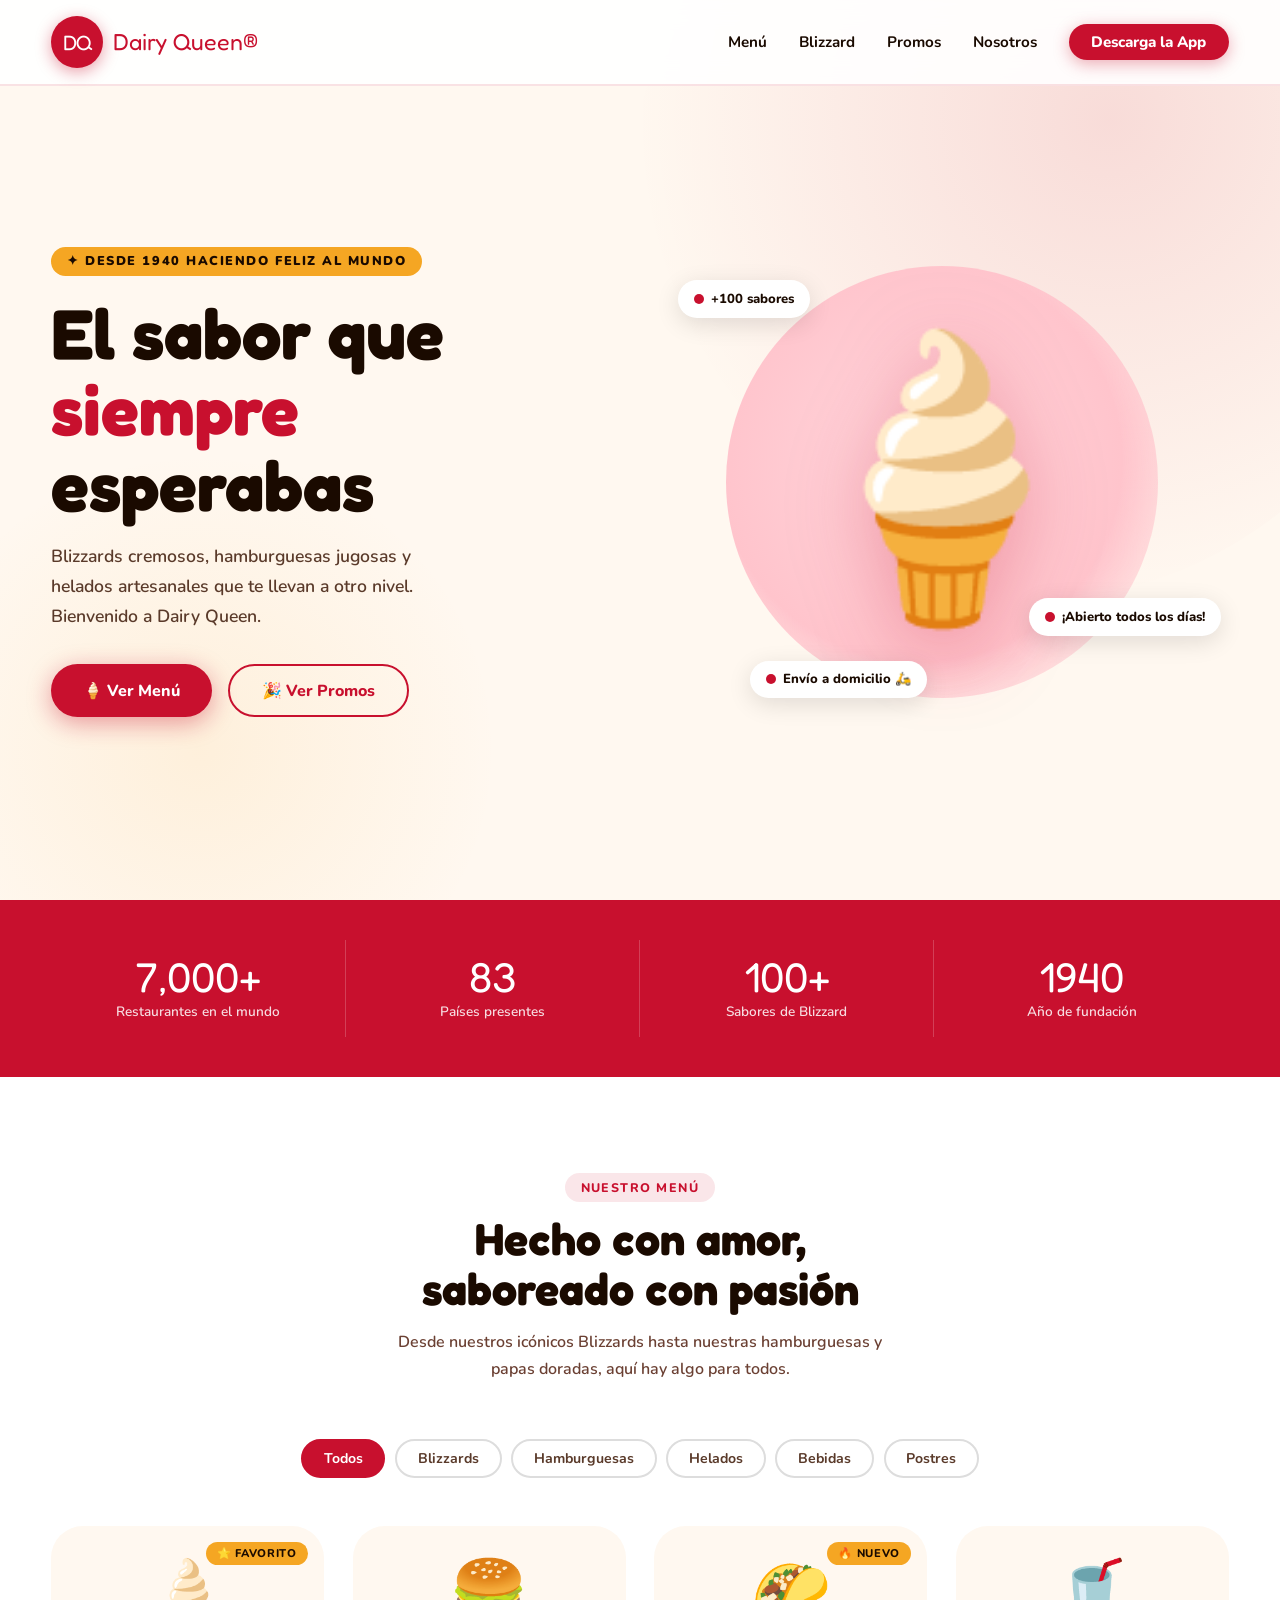
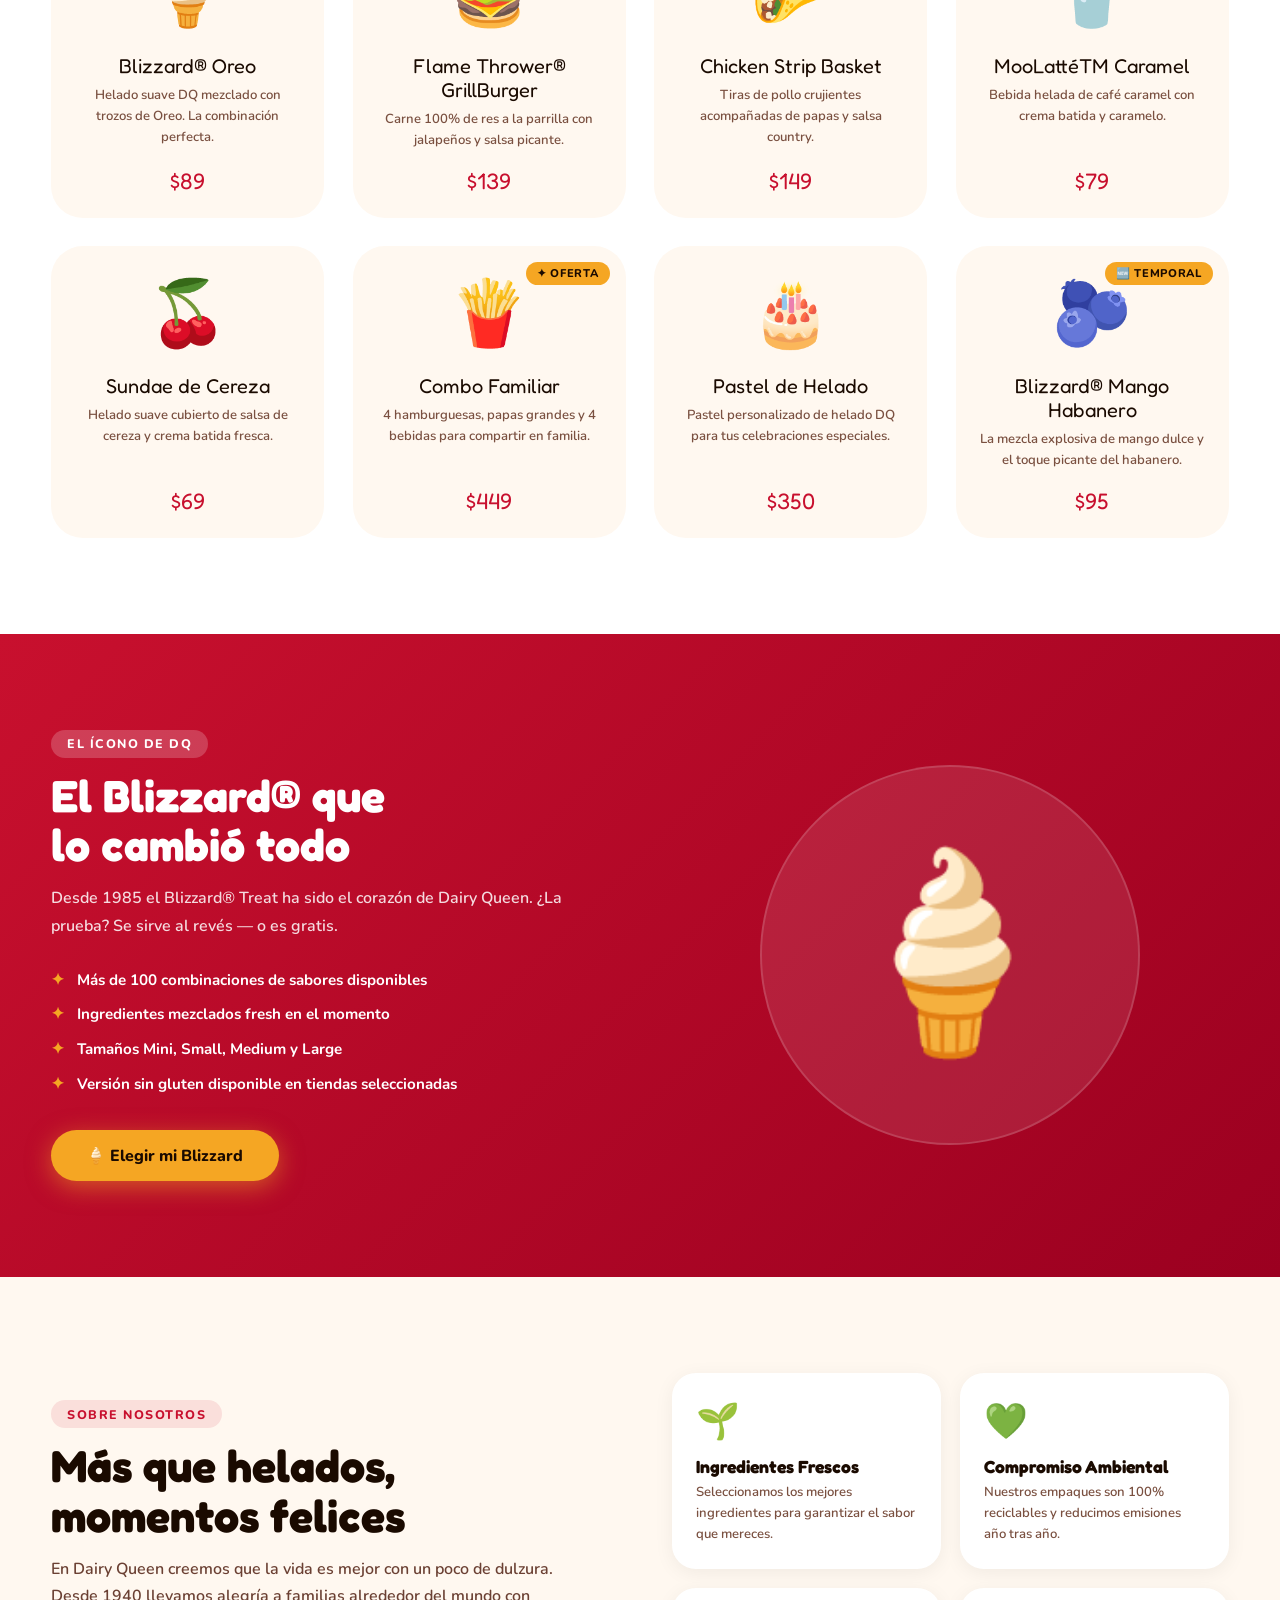
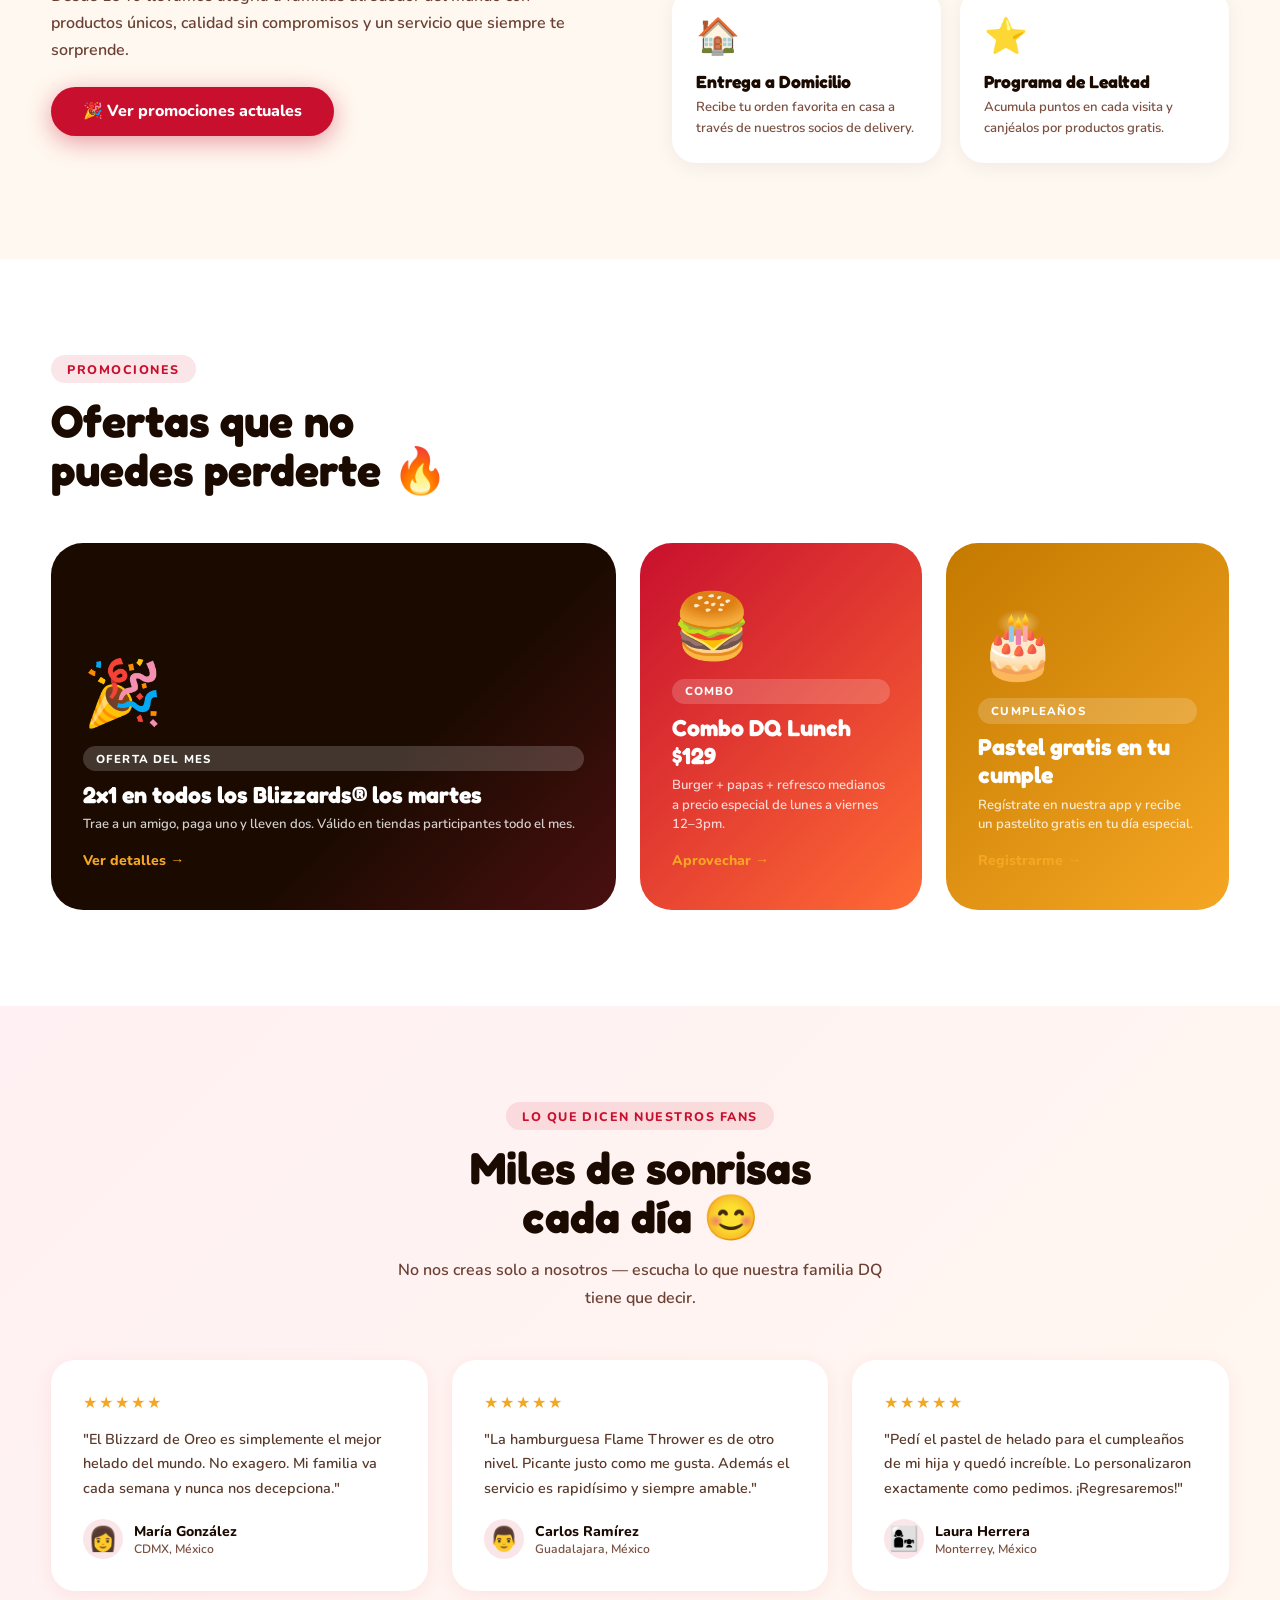
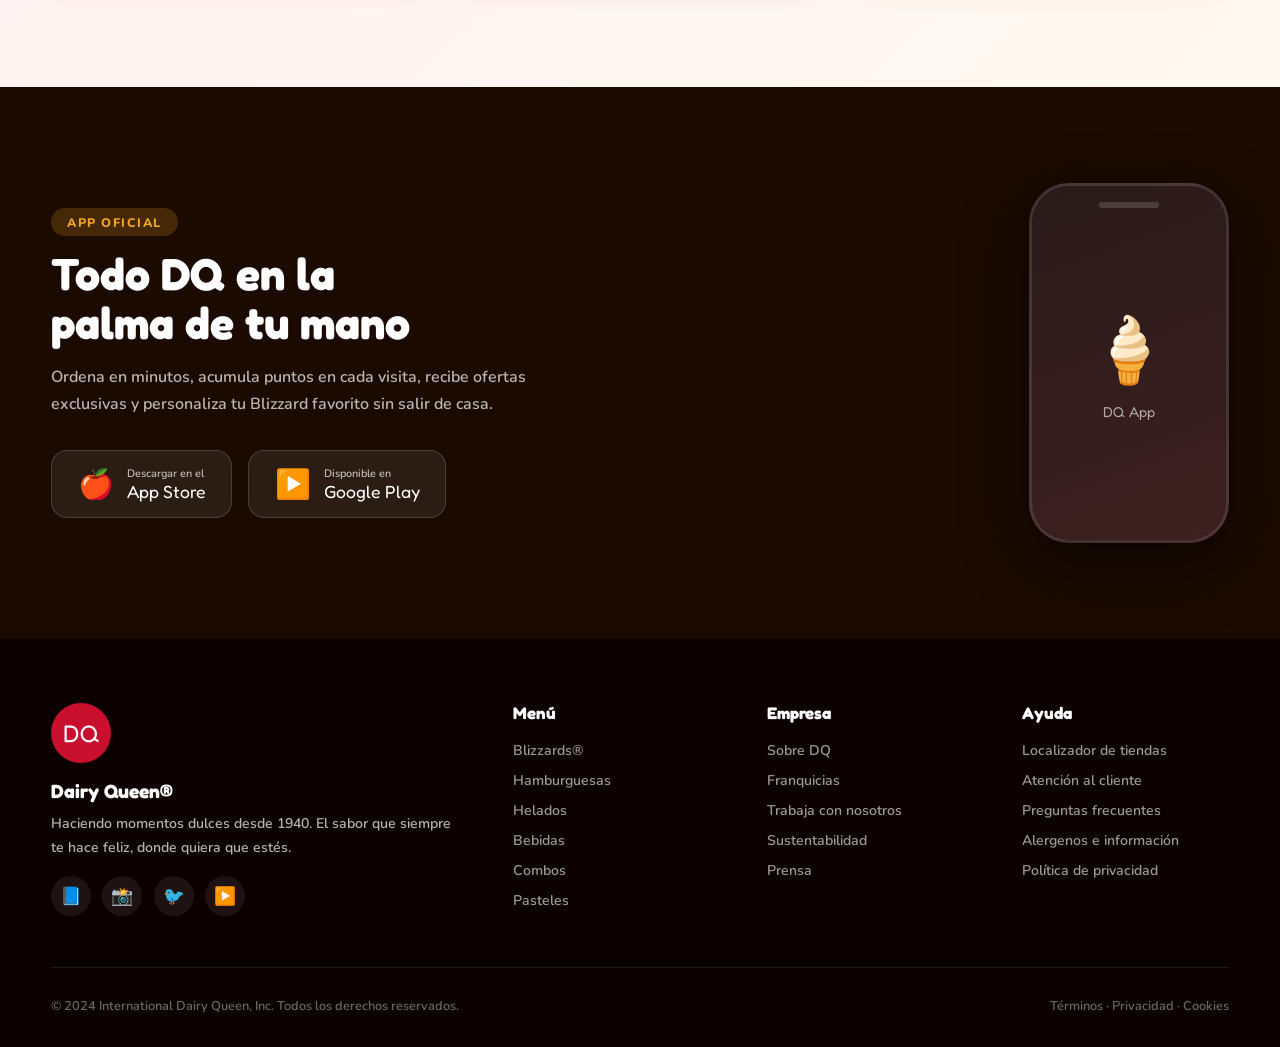
<file: dairy_queen.html>
<!DOCTYPE html>
<html lang="es">
<head>
  <meta charset="UTF-8" />
  <meta name="viewport" content="width=device-width, initial-scale=1.0" />
  <title>Dairy Queen® — Sabor que te hace feliz</title>
  <link href="https://fonts.googleapis.com/css2?family=Fredoka+One&family=Nunito:wght@400;600;700;900&display=swap" rel="stylesheet" />
  <style>
    /* ── Variables ── */
    :root {
      --red:    #C8102E;
      --red2:   #a80d25;
      --gold:   #F5A623;
      --cream:  #FFF8F0;
      --dark:   #1A0A00;
      --white:  #FFFFFF;
      --radius: 2rem;
      --shadow: 0 8px 40px rgba(200,16,46,0.18);
    }

    *, *::before, *::after { box-sizing: border-box; margin: 0; padding: 0; }

    html { scroll-behavior: smooth; }

    body {
      font-family: 'Nunito', sans-serif;
      background: var(--cream);
      color: var(--dark);
      overflow-x: hidden;
    }

    /* ── SCROLLBAR ── */
    ::-webkit-scrollbar { width: 8px; }
    ::-webkit-scrollbar-track { background: var(--cream); }
    ::-webkit-scrollbar-thumb { background: var(--red); border-radius: 4px; }

    /* ── NAV ── */
    nav {
      position: fixed;
      top: 0; left: 0; right: 0;
      z-index: 100;
      display: flex;
      align-items: center;
      justify-content: space-between;
      padding: 1rem 4vw;
      background: rgba(255,255,255,0.9);
      backdrop-filter: blur(12px);
      border-bottom: 2px solid rgba(200,16,46,0.12);
    }

    .nav-logo {
      display: flex;
      align-items: center;
      gap: .6rem;
      text-decoration: none;
    }

    .nav-logo .dq-badge {
      width: 52px; height: 52px;
      background: var(--red);
      border-radius: 50%;
      display: flex; align-items: center; justify-content: center;
      font-family: 'Fredoka One', cursive;
      color: var(--white);
      font-size: 1.3rem;
      letter-spacing: -1px;
      box-shadow: 0 4px 16px rgba(200,16,46,0.4);
      flex-shrink: 0;
    }

    .nav-logo span {
      font-family: 'Fredoka One', cursive;
      font-size: 1.45rem;
      color: var(--red);
      line-height: 1;
    }

    .nav-links {
      display: flex;
      gap: 2rem;
      list-style: none;
    }

    .nav-links a {
      text-decoration: none;
      font-weight: 700;
      font-size: .95rem;
      color: var(--dark);
      transition: color .2s;
      position: relative;
    }

    .nav-links a::after {
      content: '';
      position: absolute;
      bottom: -3px; left: 0; right: 0;
      height: 2px;
      background: var(--red);
      transform: scaleX(0);
      transform-origin: left;
      transition: transform .25s ease;
    }

    .nav-links a:hover { color: var(--red); }
    .nav-links a:hover::after { transform: scaleX(1); }

    .nav-cta {
      background: var(--red);
      color: var(--white) !important;
      padding: .5rem 1.4rem;
      border-radius: 2rem;
      font-weight: 800 !important;
      box-shadow: 0 4px 16px rgba(200,16,46,0.35);
      transition: background .2s, transform .2s !important;
    }

    .nav-cta:hover {
      background: var(--red2) !important;
      transform: translateY(-2px) !important;
      color: var(--white) !important;
    }

    .nav-cta::after { display: none !important; }

    /* ── HERO ── */
    #hero {
      min-height: 100vh;
      display: grid;
      grid-template-columns: 1fr 1fr;
      align-items: center;
      padding: 8rem 4vw 4rem;
      gap: 2rem;
      position: relative;
      overflow: hidden;
    }

    /* wavy background blob */
    #hero::before {
      content: '';
      position: absolute;
      top: -200px; right: -150px;
      width: 800px; height: 800px;
      background: radial-gradient(circle at 60% 40%, rgba(200,16,46,0.12) 0%, transparent 70%);
      border-radius: 50%;
      pointer-events: none;
    }

    #hero::after {
      content: '';
      position: absolute;
      bottom: -150px; left: -100px;
      width: 600px; height: 600px;
      background: radial-gradient(circle, rgba(245,166,35,0.10) 0%, transparent 70%);
      border-radius: 50%;
      pointer-events: none;
    }

    .hero-text { position: relative; z-index: 1; }

    .hero-tag {
      display: inline-block;
      background: var(--gold);
      color: var(--dark);
      font-weight: 900;
      font-size: .8rem;
      letter-spacing: .12em;
      text-transform: uppercase;
      padding: .35rem 1rem;
      border-radius: 2rem;
      margin-bottom: 1.2rem;
      animation: fadeUp .6s ease both;
    }

    .hero-title {
      font-family: 'Fredoka One', cursive;
      font-size: clamp(2.8rem, 5.5vw, 5rem);
      line-height: 1.08;
      color: var(--dark);
      margin-bottom: 1.2rem;
      animation: fadeUp .7s .1s ease both;
    }

    .hero-title .accent { color: var(--red); }

    .hero-sub {
      font-size: 1.1rem;
      font-weight: 600;
      color: #5a3a2a;
      max-width: 420px;
      margin-bottom: 2rem;
      line-height: 1.7;
      animation: fadeUp .7s .2s ease both;
    }

    .hero-btns {
      display: flex;
      gap: 1rem;
      flex-wrap: wrap;
      animation: fadeUp .7s .3s ease both;
    }

    .btn-primary {
      background: var(--red);
      color: var(--white);
      font-family: 'Nunito', sans-serif;
      font-weight: 800;
      font-size: 1rem;
      padding: .85rem 2rem;
      border-radius: 2rem;
      text-decoration: none;
      box-shadow: 0 6px 24px rgba(200,16,46,0.4);
      transition: transform .22s, box-shadow .22s, background .2s;
      display: inline-flex; align-items: center; gap: .5rem;
    }

    .btn-primary:hover {
      transform: translateY(-3px);
      box-shadow: 0 10px 32px rgba(200,16,46,0.5);
      background: var(--red2);
    }

    .btn-outline {
      background: transparent;
      color: var(--red);
      font-family: 'Nunito', sans-serif;
      font-weight: 800;
      font-size: 1rem;
      padding: .85rem 2rem;
      border-radius: 2rem;
      text-decoration: none;
      border: 2.5px solid var(--red);
      transition: background .2s, color .2s, transform .22s;
      display: inline-flex; align-items: center; gap: .5rem;
    }

    .btn-outline:hover {
      background: var(--red);
      color: var(--white);
      transform: translateY(-3px);
    }

    /* Hero visual */
    .hero-visual {
      position: relative;
      z-index: 1;
      display: flex;
      justify-content: center;
      align-items: center;
      animation: floatIn .9s .2s ease both;
    }

    .hero-img-wrap {
      position: relative;
      width: min(480px, 100%);
      aspect-ratio: 1;
      display: flex; align-items: center; justify-content: center;
    }

    /* Big decorative circle behind the product */
    .hero-img-wrap::before {
      content: '';
      position: absolute;
      inset: 5%;
      background: radial-gradient(circle at 45% 45%, #ffd6dc 0%, #ffc4cc 60%, transparent 90%);
      border-radius: 50%;
      animation: spin 30s linear infinite;
    }

    .blizzard-emoji {
      position: relative;
      font-size: clamp(10rem, 22vw, 17rem);
      filter: drop-shadow(0 20px 40px rgba(200,16,46,0.3));
      animation: float 4s ease-in-out infinite;
      user-select: none;
      line-height: 1;
    }

    /* Floating badges around the hero image */
    .float-badge {
      position: absolute;
      background: var(--white);
      border-radius: 1.2rem;
      padding: .6rem 1rem;
      font-weight: 800;
      font-size: .82rem;
      box-shadow: 0 6px 24px rgba(0,0,0,0.12);
      display: flex; align-items: center; gap: .4rem;
      white-space: nowrap;
    }

    .fb1 { top: 8%;  left: -5%; animation: floatBadge1 5s ease-in-out infinite; }
    .fb2 { bottom: 18%; right: -8%; animation: floatBadge2 6s ease-in-out infinite; }
    .fb3 { bottom: 5%; left: 10%; animation: floatBadge1 7s 1s ease-in-out infinite; }

    .fb-dot {
      width: 10px; height: 10px;
      border-radius: 50%;
      background: var(--red);
      flex-shrink: 0;
    }

    /* ── STATS STRIP ── */
    .stats-strip {
      background: var(--red);
      color: var(--white);
      display: grid;
      grid-template-columns: repeat(4, 1fr);
      text-align: center;
      padding: 2.5rem 4vw;
    }

    .stat-item {
      padding: 1rem;
      border-right: 1px solid rgba(255,255,255,0.2);
      animation: fadeUp .6s ease both;
    }

    .stat-item:last-child { border-right: none; }

    .stat-num {
      font-family: 'Fredoka One', cursive;
      font-size: 2.6rem;
      line-height: 1;
      margin-bottom: .3rem;
    }

    .stat-label { font-size: .85rem; font-weight: 600; opacity: .85; }

    /* ── SECTION SHARED ── */
    section {
      padding: 6rem 4vw;
    }

    .section-tag {
      display: inline-block;
      background: rgba(200,16,46,0.1);
      color: var(--red);
      font-weight: 800;
      font-size: .78rem;
      letter-spacing: .12em;
      text-transform: uppercase;
      padding: .35rem 1rem;
      border-radius: 2rem;
      margin-bottom: .8rem;
    }

    .section-title {
      font-family: 'Fredoka One', cursive;
      font-size: clamp(2rem, 3.5vw, 3rem);
      line-height: 1.1;
      margin-bottom: 1rem;
    }

    .section-sub {
      font-size: 1rem;
      font-weight: 600;
      color: #6b4033;
      max-width: 520px;
      line-height: 1.7;
    }

    /* ── MENU ── */
    #menu { background: var(--white); }

    .menu-header { text-align: center; margin-bottom: 3.5rem; }
    .menu-header .section-sub { margin: 0 auto; }

    /* Tab filter */
    .menu-tabs {
      display: flex;
      justify-content: center;
      gap: .6rem;
      flex-wrap: wrap;
      margin-bottom: 3rem;
    }

    .tab-btn {
      background: transparent;
      border: 2px solid #ddd;
      color: #5a3a2a;
      font-family: 'Nunito', sans-serif;
      font-weight: 700;
      font-size: .88rem;
      padding: .5rem 1.3rem;
      border-radius: 2rem;
      cursor: pointer;
      transition: background .2s, border-color .2s, color .2s;
    }

    .tab-btn.active,
    .tab-btn:hover {
      background: var(--red);
      border-color: var(--red);
      color: var(--white);
    }

    /* Cards */
    .menu-grid {
      display: grid;
      grid-template-columns: repeat(auto-fill, minmax(240px, 1fr));
      gap: 1.8rem;
    }

    .menu-card {
      background: var(--cream);
      border-radius: var(--radius);
      padding: 1.5rem;
      display: flex;
      flex-direction: column;
      align-items: center;
      text-align: center;
      transition: transform .25s, box-shadow .25s;
      position: relative;
      overflow: hidden;
      cursor: pointer;
    }

    .menu-card::before {
      content: '';
      position: absolute;
      inset: 0;
      background: linear-gradient(135deg, rgba(200,16,46,0) 0%, rgba(200,16,46,0.04) 100%);
      opacity: 0;
      transition: opacity .3s;
    }

    .menu-card:hover { transform: translateY(-6px); box-shadow: var(--shadow); }
    .menu-card:hover::before { opacity: 1; }

    .card-emoji {
      font-size: 4rem;
      margin-bottom: 1rem;
      display: block;
      transition: transform .3s;
    }

    .menu-card:hover .card-emoji { transform: scale(1.15) rotate(-4deg); }

    .card-badge {
      position: absolute;
      top: 1rem; right: 1rem;
      background: var(--gold);
      color: var(--dark);
      font-size: .7rem;
      font-weight: 800;
      padding: .25rem .7rem;
      border-radius: 2rem;
      letter-spacing: .06em;
      text-transform: uppercase;
    }

    .card-name {
      font-family: 'Fredoka One', cursive;
      font-size: 1.25rem;
      margin-bottom: .4rem;
      color: var(--dark);
    }

    .card-desc {
      font-size: .82rem;
      font-weight: 600;
      color: #7a5040;
      line-height: 1.6;
      margin-bottom: 1rem;
    }

    .card-price {
      font-family: 'Fredoka One', cursive;
      font-size: 1.4rem;
      color: var(--red);
      margin-top: auto;
    }

    /* ── BLIZZARD FEATURE ── */
    #blizzard-feature {
      background: linear-gradient(135deg, var(--red) 0%, #9b0020 100%);
      color: var(--white);
      display: grid;
      grid-template-columns: 1fr 1fr;
      align-items: center;
      gap: 4rem;
    }

    .blizz-text .section-tag {
      background: rgba(255,255,255,0.2);
      color: var(--white);
    }

    .blizz-text .section-title { color: var(--white); }
    .blizz-text .section-sub { color: rgba(255,255,255,0.85); }

    .blizz-list {
      list-style: none;
      margin: 1.8rem 0 2.2rem;
    }

    .blizz-list li {
      display: flex;
      align-items: center;
      gap: .8rem;
      font-weight: 700;
      font-size: .95rem;
      margin-bottom: .8rem;
    }

    .blizz-list li::before {
      content: '✦';
      color: var(--gold);
      font-size: 1rem;
      flex-shrink: 0;
    }

    .btn-gold {
      background: var(--gold);
      color: var(--dark);
      font-family: 'Nunito', sans-serif;
      font-weight: 800;
      font-size: 1rem;
      padding: .9rem 2.2rem;
      border-radius: 2rem;
      text-decoration: none;
      display: inline-flex; align-items: center; gap: .5rem;
      transition: transform .22s, box-shadow .22s;
      box-shadow: 0 6px 24px rgba(245,166,35,0.5);
    }

    .btn-gold:hover {
      transform: translateY(-3px);
      box-shadow: 0 10px 32px rgba(245,166,35,0.6);
    }

    .blizz-visual {
      display: flex;
      justify-content: center;
      align-items: center;
    }

    .blizz-circle {
      width: min(380px, 100%);
      aspect-ratio: 1;
      background: rgba(255,255,255,0.1);
      border-radius: 50%;
      display: flex; align-items: center; justify-content: center;
      font-size: 12rem;
      position: relative;
      animation: float 5s ease-in-out infinite;
      border: 2px solid rgba(255,255,255,0.15);
    }

    /* ── ABOUT / STORES ── */
    #about {
      display: grid;
      grid-template-columns: 1fr 1fr;
      gap: 4rem;
      align-items: center;
    }

    .about-cards {
      display: grid;
      grid-template-columns: 1fr 1fr;
      gap: 1.2rem;
    }

    .about-card {
      background: var(--white);
      border-radius: 1.5rem;
      padding: 1.5rem;
      box-shadow: 0 4px 20px rgba(0,0,0,0.06);
      transition: transform .25s;
    }

    .about-card:hover { transform: translateY(-4px); }

    .about-card .icon {
      font-size: 2.2rem;
      margin-bottom: .7rem;
      display: block;
    }

    .about-card h4 {
      font-family: 'Fredoka One', cursive;
      font-size: 1.1rem;
      margin-bottom: .3rem;
      color: var(--dark);
    }

    .about-card p {
      font-size: .82rem;
      font-weight: 600;
      color: #7a5040;
      line-height: 1.6;
    }

    /* ── PROMOTIONS ── */
    #promos { background: var(--white); }

    .promos-header { margin-bottom: 3rem; }

    .promos-grid {
      display: grid;
      grid-template-columns: 2fr 1fr 1fr;
      gap: 1.5rem;
    }

    .promo-card {
      border-radius: var(--radius);
      overflow: hidden;
      position: relative;
      cursor: pointer;
      transition: transform .28s, box-shadow .28s;
    }

    .promo-card:hover {
      transform: translateY(-6px);
      box-shadow: 0 16px 48px rgba(200,16,46,0.2);
    }

    .promo-card .bg {
      padding: 2.5rem 2rem;
      height: 100%;
      min-height: 260px;
      display: flex;
      flex-direction: column;
      justify-content: flex-end;
    }

    .pc-1 .bg { background: linear-gradient(135deg, #1A0A00 60%, #4a1010 100%); }
    .pc-2 .bg { background: linear-gradient(135deg, var(--red) 0%, #ff6b35 100%); }
    .pc-3 .bg { background: linear-gradient(135deg, #c47a00 0%, var(--gold) 100%); }

    .promo-emoji {
      font-size: 4rem;
      margin-bottom: .5rem;
      display: block;
      transition: transform .3s;
    }

    .promo-card:hover .promo-emoji { transform: scale(1.15); }

    .promo-label {
      display: inline-block;
      background: rgba(255,255,255,0.18);
      color: var(--white);
      font-size: .72rem;
      font-weight: 800;
      letter-spacing: .1em;
      text-transform: uppercase;
      padding: .3rem .8rem;
      border-radius: 2rem;
      margin-bottom: .6rem;
    }

    .promo-title {
      font-family: 'Fredoka One', cursive;
      font-size: 1.45rem;
      color: var(--white);
      line-height: 1.2;
      margin-bottom: .4rem;
    }

    .promo-desc {
      font-size: .82rem;
      font-weight: 600;
      color: rgba(255,255,255,0.8);
      margin-bottom: 1rem;
      line-height: 1.5;
    }

    .promo-link {
      color: var(--gold);
      font-weight: 800;
      font-size: .88rem;
      text-decoration: none;
      display: inline-flex; align-items: center; gap: .3rem;
      transition: gap .2s;
    }

    .promo-link:hover { gap: .6rem; }

    /* ── TESTIMONIALS ── */
    #testimonials {
      background: linear-gradient(135deg, #FFF0F3 0%, #fff8f0 100%);
      text-align: center;
    }

    .testi-header { margin-bottom: 3rem; }
    .testi-header .section-sub { margin: 0 auto; }

    .testi-grid {
      display: grid;
      grid-template-columns: repeat(3, 1fr);
      gap: 1.5rem;
      text-align: left;
    }

    .testi-card {
      background: var(--white);
      border-radius: 1.5rem;
      padding: 2rem;
      box-shadow: 0 4px 20px rgba(200,16,46,0.07);
      transition: transform .25s;
    }

    .testi-card:hover { transform: translateY(-4px); }

    .stars {
      color: var(--gold);
      font-size: 1rem;
      letter-spacing: 2px;
      margin-bottom: .8rem;
    }

    .testi-text {
      font-size: .9rem;
      font-weight: 600;
      color: #5a3a2a;
      line-height: 1.7;
      margin-bottom: 1.2rem;
    }

    .testi-author {
      display: flex;
      align-items: center;
      gap: .7rem;
    }

    .testi-avatar {
      width: 40px; height: 40px;
      border-radius: 50%;
      font-size: 1.5rem;
      display: flex; align-items: center; justify-content: center;
      background: rgba(200,16,46,0.1);
    }

    .testi-name {
      font-weight: 800;
      font-size: .88rem;
      color: var(--dark);
    }

    .testi-city {
      font-size: .76rem;
      font-weight: 600;
      color: #7a5040;
    }

    /* ── APP DOWNLOAD ── */
    #app-download {
      background: var(--dark);
      color: var(--white);
      display: grid;
      grid-template-columns: 1fr auto;
      align-items: center;
      gap: 4rem;
    }

    .app-text .section-tag {
      background: rgba(245,166,35,0.2);
      color: var(--gold);
    }

    .app-text .section-title { color: var(--white); }
    .app-text .section-sub { color: rgba(255,255,255,0.7); }

    .app-btns {
      display: flex;
      gap: 1rem;
      flex-wrap: wrap;
      margin-top: 2rem;
    }

    .app-btn {
      display: flex;
      align-items: center;
      gap: .8rem;
      background: rgba(255,255,255,0.08);
      border: 1.5px solid rgba(255,255,255,0.15);
      color: var(--white);
      text-decoration: none;
      padding: .85rem 1.6rem;
      border-radius: 1rem;
      transition: background .2s, border-color .2s, transform .22s;
    }

    .app-btn:hover {
      background: rgba(255,255,255,0.14);
      border-color: rgba(255,255,255,0.3);
      transform: translateY(-2px);
    }

    .app-btn .app-icon { font-size: 1.8rem; }

    .app-btn-text { display: flex; flex-direction: column; }

    .app-btn-small { font-size: .68rem; font-weight: 600; opacity: .7; }
    .app-btn-big { font-family: 'Fredoka One', cursive; font-size: 1.1rem; }

    .app-visual {
      display: flex;
      flex-direction: column;
      align-items: center;
      gap: 1.2rem;
    }

    /* Phone mockup */
    .phone-mock {
      width: 200px;
      height: 360px;
      background: linear-gradient(160deg, #2a1a1a 0%, #3d2020 100%);
      border-radius: 2.5rem;
      border: 3px solid rgba(255,255,255,0.1);
      display: flex; align-items: center; justify-content: center;
      flex-direction: column;
      gap: .5rem;
      font-size: 4rem;
      box-shadow: 0 20px 60px rgba(0,0,0,0.5);
      position: relative;
      overflow: hidden;
    }

    .phone-mock::before {
      content: '';
      position: absolute;
      top: 1rem; left: 50%; transform: translateX(-50%);
      width: 60px; height: 6px;
      background: rgba(255,255,255,0.15);
      border-radius: 3px;
    }

    .phone-mock-text {
      font-family: 'Fredoka One', cursive;
      font-size: .9rem;
      color: rgba(255,255,255,0.6);
    }

    /* ── FOOTER ── */
    footer {
      background: #0d0000;
      color: rgba(255,255,255,0.7);
      padding: 4rem 4vw 2rem;
    }

    .footer-grid {
      display: grid;
      grid-template-columns: 2fr 1fr 1fr 1fr;
      gap: 3rem;
      padding-bottom: 3rem;
      border-bottom: 1px solid rgba(255,255,255,0.08);
    }

    .footer-brand .dq-badge-footer {
      width: 60px; height: 60px;
      background: var(--red);
      border-radius: 50%;
      display: flex; align-items: center; justify-content: center;
      font-family: 'Fredoka One', cursive;
      color: var(--white);
      font-size: 1.5rem;
      margin-bottom: 1rem;
    }

    .footer-brand p {
      font-size: .88rem;
      font-weight: 600;
      line-height: 1.7;
      margin-top: .5rem;
    }

    .footer-col h5 {
      font-family: 'Fredoka One', cursive;
      font-size: 1.05rem;
      color: var(--white);
      margin-bottom: 1rem;
    }

    .footer-col ul { list-style: none; }

    .footer-col ul li {
      margin-bottom: .5rem;
    }

    .footer-col ul li a {
      color: rgba(255,255,255,0.6);
      text-decoration: none;
      font-size: .88rem;
      font-weight: 600;
      transition: color .2s;
    }

    .footer-col ul li a:hover { color: var(--gold); }

    .socials {
      display: flex;
      gap: .7rem;
      margin-top: 1rem;
    }

    .social-btn {
      width: 40px; height: 40px;
      background: rgba(255,255,255,0.07);
      border-radius: 50%;
      display: flex; align-items: center; justify-content: center;
      font-size: 1.1rem;
      text-decoration: none;
      transition: background .2s, transform .2s;
    }

    .social-btn:hover {
      background: var(--red);
      transform: translateY(-2px);
    }

    .footer-bottom {
      display: flex;
      justify-content: space-between;
      align-items: center;
      flex-wrap: wrap;
      gap: 1rem;
      padding-top: 1.8rem;
      font-size: .8rem;
      font-weight: 600;
      color: rgba(255,255,255,0.4);
    }

    .footer-bottom a { color: rgba(255,255,255,0.4); text-decoration: none; }
    .footer-bottom a:hover { color: var(--gold); }

    /* ── ANIMATIONS ── */
    @keyframes fadeUp {
      from { opacity: 0; transform: translateY(24px); }
      to   { opacity: 1; transform: translateY(0); }
    }

    @keyframes floatIn {
      from { opacity: 0; transform: scale(.92) translateY(20px); }
      to   { opacity: 1; transform: scale(1) translateY(0); }
    }

    @keyframes float {
      0%, 100% { transform: translateY(0); }
      50%       { transform: translateY(-18px); }
    }

    @keyframes floatBadge1 {
      0%, 100% { transform: translateY(0) rotate(-2deg); }
      50%       { transform: translateY(-10px) rotate(2deg); }
    }

    @keyframes floatBadge2 {
      0%, 100% { transform: translateY(0) rotate(2deg); }
      50%       { transform: translateY(-12px) rotate(-2deg); }
    }

    @keyframes spin {
      from { transform: rotate(0deg); }
      to   { transform: rotate(360deg); }
    }

    /* scroll reveal */
    .reveal {
      opacity: 0;
      transform: translateY(30px);
      transition: opacity .65s ease, transform .65s ease;
    }

    .reveal.visible {
      opacity: 1;
      transform: translateY(0);
    }

    /* ── RESPONSIVE ── */
    @media (max-width: 900px) {
      #hero { grid-template-columns: 1fr; text-align: center; padding-top: 7rem; }
      .hero-btns { justify-content: center; }
      .hero-sub { margin: 0 auto 2rem; }
      .hero-visual { order: -1; }
      .hero-img-wrap { width: min(280px, 80vw); }

      .stats-strip { grid-template-columns: repeat(2, 1fr); }
      .stat-item:nth-child(2) { border-right: none; }

      #blizzard-feature { grid-template-columns: 1fr; text-align: center; }
      .blizz-list li { justify-content: center; }

      #about { grid-template-columns: 1fr; }

      .promos-grid { grid-template-columns: 1fr 1fr; }
      .pc-1 { grid-column: span 2; }

      .testi-grid { grid-template-columns: 1fr; }

      #app-download { grid-template-columns: 1fr; }

      .footer-grid { grid-template-columns: 1fr 1fr; }

      .nav-links { display: none; }
    }

    @media (max-width: 560px) {
      .promos-grid { grid-template-columns: 1fr; }
      .pc-1 { grid-column: span 1; }
      .stats-strip { grid-template-columns: 1fr 1fr; }
      .about-cards { grid-template-columns: 1fr; }
      .footer-grid { grid-template-columns: 1fr; }
    }
  </style>
</head>
<body>

<!-- ── NAV ── -->
<nav>
  <a class="nav-logo" href="#">
    <div class="dq-badge">DQ</div>
    <span>Dairy Queen®</span>
  </a>
  <ul class="nav-links">
    <li><a href="#menu">Menú</a></li>
    <li><a href="#blizzard-feature">Blizzard</a></li>
    <li><a href="#promos">Promos</a></li>
    <li><a href="#about">Nosotros</a></li>
    <li><a href="#app-download" class="nav-cta">Descarga la App</a></li>
  </ul>
</nav>

<!-- ── HERO ── -->
<section id="hero">
  <div class="hero-text">
    <div class="hero-tag">✦ Desde 1940 haciendo feliz al mundo</div>
    <h1 class="hero-title">
      El sabor que<br><span class="accent">siempre</span><br>esperabas
    </h1>
    <p class="hero-sub">
      Blizzards cremosos, hamburguesas jugosas y helados artesanales que te llevan a otro nivel. Bienvenido a Dairy Queen.
    </p>
    <div class="hero-btns">
      <a href="#menu" class="btn-primary">🍦 Ver Menú</a>
      <a href="#promos" class="btn-outline">🎉 Ver Promos</a>
    </div>
  </div>

  <div class="hero-visual">
    <div class="hero-img-wrap">
      <span class="blizzard-emoji">🍦</span>

      <div class="float-badge fb1">
        <div class="fb-dot"></div>
        +100 sabores
      </div>
      <div class="float-badge fb2">
        <div class="fb-dot"></div>
        ¡Abierto todos los días!
      </div>
      <div class="float-badge fb3">
        <div class="fb-dot"></div>
        Envío a domicilio 🛵
      </div>
    </div>
  </div>
</section>

<!-- ── STATS ── -->
<div class="stats-strip">
  <div class="stat-item reveal">
    <div class="stat-num">7,000+</div>
    <div class="stat-label">Restaurantes en el mundo</div>
  </div>
  <div class="stat-item reveal">
    <div class="stat-num">83</div>
    <div class="stat-label">Países presentes</div>
  </div>
  <div class="stat-item reveal">
    <div class="stat-num">100+</div>
    <div class="stat-label">Sabores de Blizzard</div>
  </div>
  <div class="stat-item reveal">
    <div class="stat-num">1940</div>
    <div class="stat-label">Año de fundación</div>
  </div>
</div>

<!-- ── MENU ── -->
<section id="menu">
  <div class="menu-header reveal">
    <div class="section-tag">Nuestro Menú</div>
    <h2 class="section-title">Hecho con amor,<br>saboreado con pasión</h2>
    <p class="section-sub">Desde nuestros icónicos Blizzards hasta nuestras hamburguesas y papas doradas, aquí hay algo para todos.</p>
  </div>

  <div class="menu-tabs reveal">
    <button class="tab-btn active">Todos</button>
    <button class="tab-btn">Blizzards</button>
    <button class="tab-btn">Hamburguesas</button>
    <button class="tab-btn">Helados</button>
    <button class="tab-btn">Bebidas</button>
    <button class="tab-btn">Postres</button>
  </div>

  <div class="menu-grid">
    <div class="menu-card reveal">
      <span class="card-badge">⭐ Favorito</span>
      <span class="card-emoji">🍦</span>
      <div class="card-name">Blizzard® Oreo</div>
      <p class="card-desc">Helado suave DQ mezclado con trozos de Oreo. La combinación perfecta.</p>
      <div class="card-price">$89</div>
    </div>
    <div class="menu-card reveal">
      <span class="card-emoji">🍔</span>
      <div class="card-name">Flame Thrower® GrillBurger</div>
      <p class="card-desc">Carne 100% de res a la parrilla con jalapeños y salsa picante.</p>
      <div class="card-price">$139</div>
    </div>
    <div class="menu-card reveal">
      <span class="card-badge">🔥 Nuevo</span>
      <span class="card-emoji">🌮</span>
      <div class="card-name">Chicken Strip Basket</div>
      <p class="card-desc">Tiras de pollo crujientes acompañadas de papas y salsa country.</p>
      <div class="card-price">$149</div>
    </div>
    <div class="menu-card reveal">
      <span class="card-emoji">🥤</span>
      <div class="card-name">MooLattéTM Caramel</div>
      <p class="card-desc">Bebida helada de café caramel con crema batida y caramelo.</p>
      <div class="card-price">$79</div>
    </div>
    <div class="menu-card reveal">
      <span class="card-emoji">🍒</span>
      <div class="card-name">Sundae de Cereza</div>
      <p class="card-desc">Helado suave cubierto de salsa de cereza y crema batida fresca.</p>
      <div class="card-price">$69</div>
    </div>
    <div class="menu-card reveal">
      <span class="card-badge">✦ Oferta</span>
      <span class="card-emoji">🍟</span>
      <div class="card-name">Combo Familiar</div>
      <p class="card-desc">4 hamburguesas, papas grandes y 4 bebidas para compartir en familia.</p>
      <div class="card-price">$449</div>
    </div>
    <div class="menu-card reveal">
      <span class="card-emoji">🎂</span>
      <div class="card-name">Pastel de Helado</div>
      <p class="card-desc">Pastel personalizado de helado DQ para tus celebraciones especiales.</p>
      <div class="card-price">$350</div>
    </div>
    <div class="menu-card reveal">
      <span class="card-badge">🆕 Temporal</span>
      <span class="card-emoji">🫐</span>
      <div class="card-name">Blizzard® Mango Habanero</div>
      <p class="card-desc">La mezcla explosiva de mango dulce y el toque picante del habanero.</p>
      <div class="card-price">$95</div>
    </div>
  </div>
</section>

<!-- ── BLIZZARD FEATURE ── -->
<section id="blizzard-feature">
  <div class="blizz-text reveal">
    <div class="section-tag">El Ícono de DQ</div>
    <h2 class="section-title">El Blizzard® que<br>lo cambió todo</h2>
    <p class="section-sub">Desde 1985 el Blizzard® Treat ha sido el corazón de Dairy Queen. ¿La prueba? Se sirve al revés — o es gratis.</p>
    <ul class="blizz-list">
      <li>Más de 100 combinaciones de sabores disponibles</li>
      <li>Ingredientes mezclados fresh en el momento</li>
      <li>Tamaños Mini, Small, Medium y Large</li>
      <li>Versión sin gluten disponible en tiendas seleccionadas</li>
    </ul>
    <a href="#menu" class="btn-gold">🍦 Elegir mi Blizzard</a>
  </div>

  <div class="blizz-visual reveal">
    <div class="blizz-circle">🍦</div>
  </div>
</section>

<!-- ── ABOUT ── -->
<section id="about">
  <div class="about-text reveal">
    <div class="section-tag">Sobre Nosotros</div>
    <h2 class="section-title">Más que helados,<br>momentos felices</h2>
    <p class="section-sub">En Dairy Queen creemos que la vida es mejor con un poco de dulzura. Desde 1940 llevamos alegría a familias alrededor del mundo con productos únicos, calidad sin compromisos y un servicio que siempre te sorprende.</p>
    <br />
    <a href="#promos" class="btn-primary">🎉 Ver promociones actuales</a>
  </div>

  <div class="about-cards reveal">
    <div class="about-card">
      <span class="icon">🌱</span>
      <h4>Ingredientes Frescos</h4>
      <p>Seleccionamos los mejores ingredientes para garantizar el sabor que mereces.</p>
    </div>
    <div class="about-card">
      <span class="icon">💚</span>
      <h4>Compromiso Ambiental</h4>
      <p>Nuestros empaques son 100% reciclables y reducimos emisiones año tras año.</p>
    </div>
    <div class="about-card">
      <span class="icon">🏠</span>
      <h4>Entrega a Domicilio</h4>
      <p>Recibe tu orden favorita en casa a través de nuestros socios de delivery.</p>
    </div>
    <div class="about-card">
      <span class="icon">⭐</span>
      <h4>Programa de Lealtad</h4>
      <p>Acumula puntos en cada visita y canjéalos por productos gratis.</p>
    </div>
  </div>
</section>

<!-- ── PROMOTIONS ── -->
<section id="promos">
  <div class="promos-header reveal">
    <div class="section-tag">Promociones</div>
    <h2 class="section-title">Ofertas que no<br>puedes perderte 🔥</h2>
  </div>

  <div class="promos-grid reveal">
    <div class="promo-card pc-1">
      <div class="bg">
        <span class="promo-emoji">🎉</span>
        <span class="promo-label">Oferta del mes</span>
        <h3 class="promo-title">2x1 en todos los Blizzards® los martes</h3>
        <p class="promo-desc">Trae a un amigo, paga uno y lleven dos. Válido en tiendas participantes todo el mes.</p>
        <a href="#" class="promo-link">Ver detalles →</a>
      </div>
    </div>
    <div class="promo-card pc-2">
      <div class="bg">
        <span class="promo-emoji">🍔</span>
        <span class="promo-label">Combo</span>
        <h3 class="promo-title">Combo DQ Lunch $129</h3>
        <p class="promo-desc">Burger + papas + refresco medianos a precio especial de lunes a viernes 12–3pm.</p>
        <a href="#" class="promo-link">Aprovechar →</a>
      </div>
    </div>
    <div class="promo-card pc-3">
      <div class="bg">
        <span class="promo-emoji">🎂</span>
        <span class="promo-label">Cumpleaños</span>
        <h3 class="promo-title">Pastel gratis en tu cumple</h3>
        <p class="promo-desc">Regístrate en nuestra app y recibe un pastelito gratis en tu día especial.</p>
        <a href="#app-download" class="promo-link">Registrarme →</a>
      </div>
    </div>
  </div>
</section>

<!-- ── TESTIMONIALS ── -->
<section id="testimonials">
  <div class="testi-header reveal">
    <div class="section-tag">Lo que dicen nuestros fans</div>
    <h2 class="section-title">Miles de sonrisas<br>cada día 😊</h2>
    <p class="section-sub">No nos creas solo a nosotros — escucha lo que nuestra familia DQ tiene que decir.</p>
  </div>

  <div class="testi-grid">
    <div class="testi-card reveal">
      <div class="stars">★★★★★</div>
      <p class="testi-text">"El Blizzard de Oreo es simplemente el mejor helado del mundo. No exagero. Mi familia va cada semana y nunca nos decepciona."</p>
      <div class="testi-author">
        <div class="testi-avatar">👩</div>
        <div>
          <div class="testi-name">María González</div>
          <div class="testi-city">CDMX, México</div>
        </div>
      </div>
    </div>
    <div class="testi-card reveal">
      <div class="stars">★★★★★</div>
      <p class="testi-text">"La hamburguesa Flame Thrower es de otro nivel. Picante justo como me gusta. Además el servicio es rapidísimo y siempre amable."</p>
      <div class="testi-author">
        <div class="testi-avatar">👨</div>
        <div>
          <div class="testi-name">Carlos Ramírez</div>
          <div class="testi-city">Guadalajara, México</div>
        </div>
      </div>
    </div>
    <div class="testi-card reveal">
      <div class="stars">★★★★★</div>
      <p class="testi-text">"Pedí el pastel de helado para el cumpleaños de mi hija y quedó increíble. Lo personalizaron exactamente como pedimos. ¡Regresaremos!"</p>
      <div class="testi-author">
        <div class="testi-avatar">👩‍👧</div>
        <div>
          <div class="testi-name">Laura Herrera</div>
          <div class="testi-city">Monterrey, México</div>
        </div>
      </div>
    </div>
  </div>
</section>

<!-- ── APP DOWNLOAD ── -->
<section id="app-download">
  <div class="app-text reveal">
    <div class="section-tag">App Oficial</div>
    <h2 class="section-title">Todo DQ en la<br>palma de tu mano</h2>
    <p class="section-sub">Ordena en minutos, acumula puntos en cada visita, recibe ofertas exclusivas y personaliza tu Blizzard favorito sin salir de casa.</p>
    <div class="app-btns">
      <a href="#" class="app-btn">
        <span class="app-icon">🍎</span>
        <div class="app-btn-text">
          <span class="app-btn-small">Descargar en el</span>
          <span class="app-btn-big">App Store</span>
        </div>
      </a>
      <a href="#" class="app-btn">
        <span class="app-icon">▶️</span>
        <div class="app-btn-text">
          <span class="app-btn-small">Disponible en</span>
          <span class="app-btn-big">Google Play</span>
        </div>
      </a>
    </div>
  </div>

  <div class="app-visual reveal">
    <div class="phone-mock">
      <span>🍦</span>
      <span class="phone-mock-text">DQ App</span>
    </div>
  </div>
</section>

<!-- ── FOOTER ── -->
<footer>
  <div class="footer-grid">
    <div class="footer-brand">
      <div class="dq-badge-footer">DQ</div>
      <strong style="color:#fff;font-family:'Fredoka One',cursive;font-size:1.2rem;">Dairy Queen®</strong>
      <p>Haciendo momentos dulces desde 1940. El sabor que siempre te hace feliz, donde quiera que estés.</p>
      <div class="socials">
        <a href="#" class="social-btn">📘</a>
        <a href="#" class="social-btn">📸</a>
        <a href="#" class="social-btn">🐦</a>
        <a href="#" class="social-btn">▶️</a>
      </div>
    </div>

    <div class="footer-col">
      <h5>Menú</h5>
      <ul>
        <li><a href="#">Blizzards®</a></li>
        <li><a href="#">Hamburguesas</a></li>
        <li><a href="#">Helados</a></li>
        <li><a href="#">Bebidas</a></li>
        <li><a href="#">Combos</a></li>
        <li><a href="#">Pasteles</a></li>
      </ul>
    </div>

    <div class="footer-col">
      <h5>Empresa</h5>
      <ul>
        <li><a href="#">Sobre DQ</a></li>
        <li><a href="#">Franquicias</a></li>
        <li><a href="#">Trabaja con nosotros</a></li>
        <li><a href="#">Sustentabilidad</a></li>
        <li><a href="#">Prensa</a></li>
      </ul>
    </div>

    <div class="footer-col">
      <h5>Ayuda</h5>
      <ul>
        <li><a href="#">Localizador de tiendas</a></li>
        <li><a href="#">Atención al cliente</a></li>
        <li><a href="#">Preguntas frecuentes</a></li>
        <li><a href="#">Alergenos e información</a></li>
        <li><a href="#">Política de privacidad</a></li>
      </ul>
    </div>
  </div>

  <div class="footer-bottom">
    <span>© 2024 International Dairy Queen, Inc. Todos los derechos reservados.</span>
    <span>
      <a href="#">Términos</a> ·
      <a href="#">Privacidad</a> ·
      <a href="#">Cookies</a>
    </span>
  </div>
</footer>

<!-- ── SCROLL REVEAL SCRIPT ── -->
<script>
  const observer = new IntersectionObserver((entries) => {
    entries.forEach(e => {
      if (e.isIntersecting) {
        e.target.classList.add('visible');
        observer.unobserve(e.target);
      }
    });
  }, { threshold: 0.12 });

  document.querySelectorAll('.reveal').forEach(el => observer.observe(el));

  // Tab buttons (visual only)
  document.querySelectorAll('.tab-btn').forEach(btn => {
    btn.addEventListener('click', () => {
      document.querySelectorAll('.tab-btn').forEach(b => b.classList.remove('active'));
      btn.classList.add('active');
    });
  });
</script>

</body>
</html>
</file>
